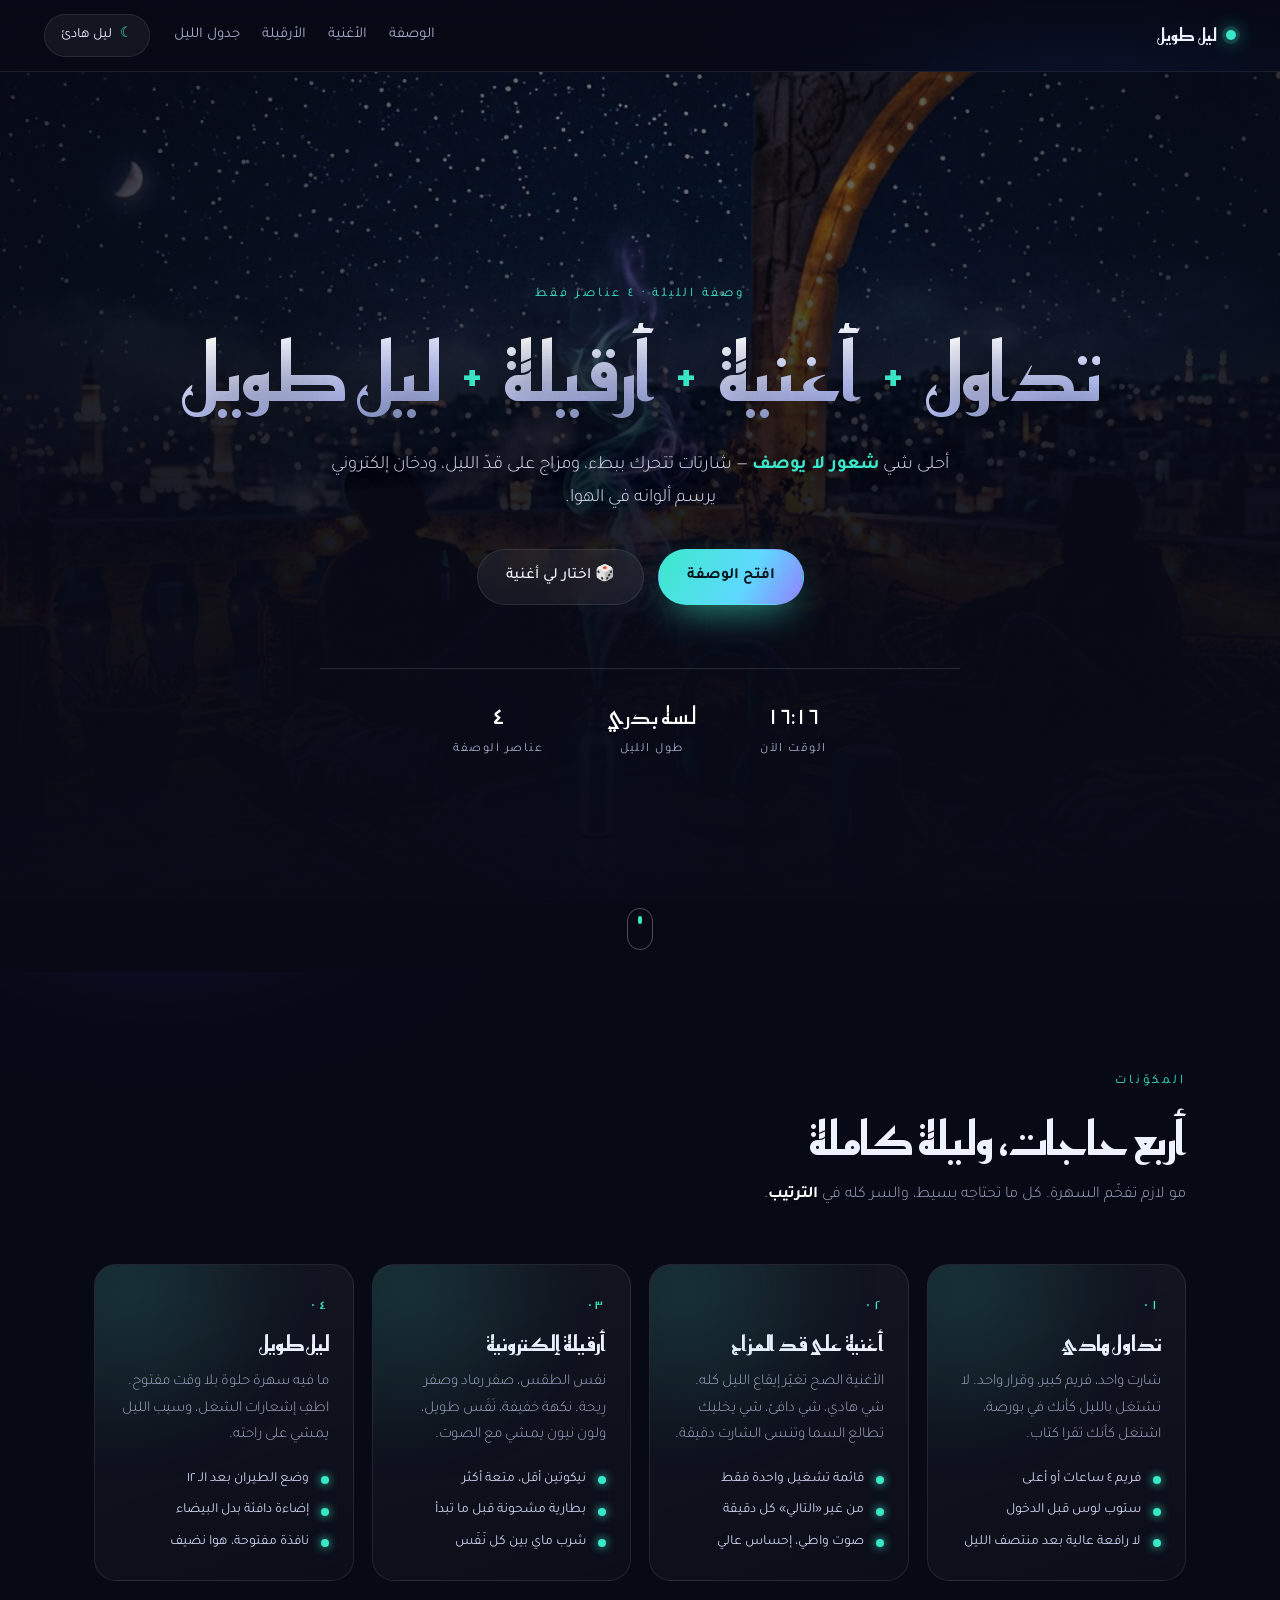
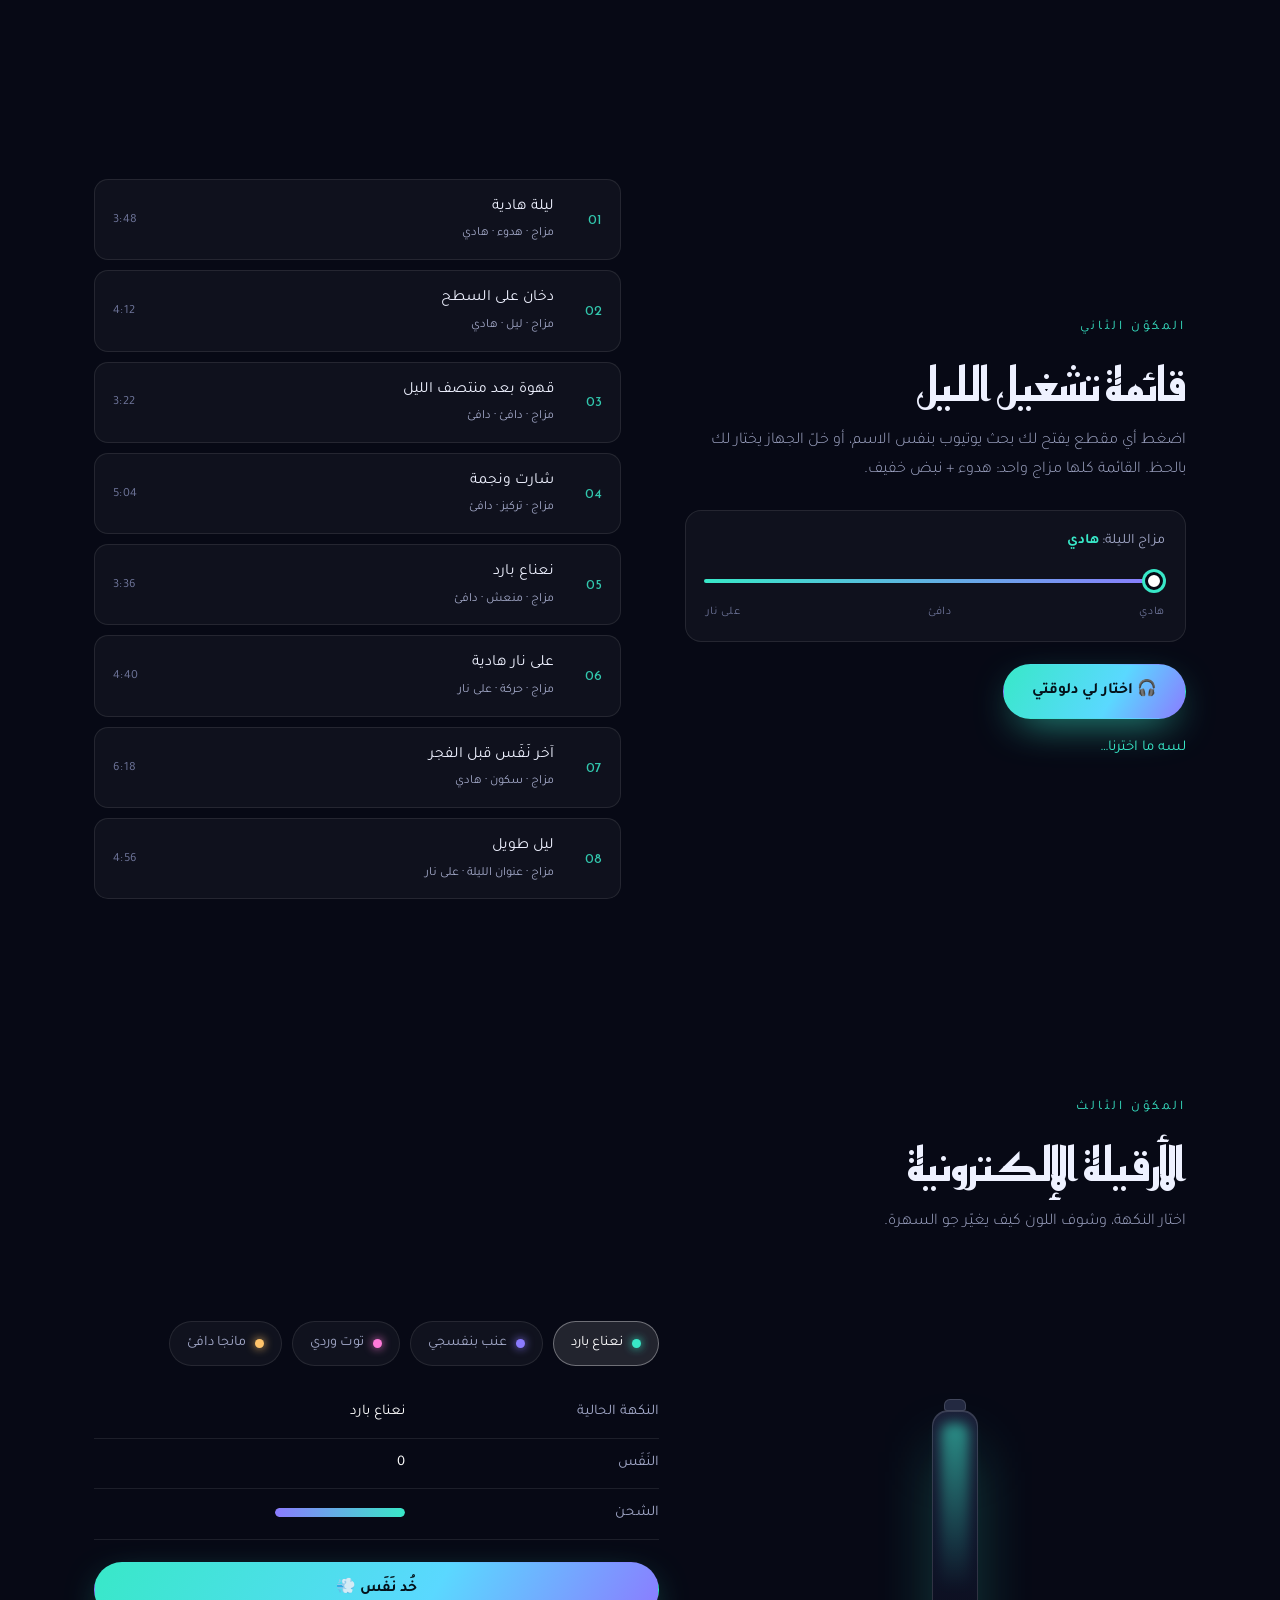
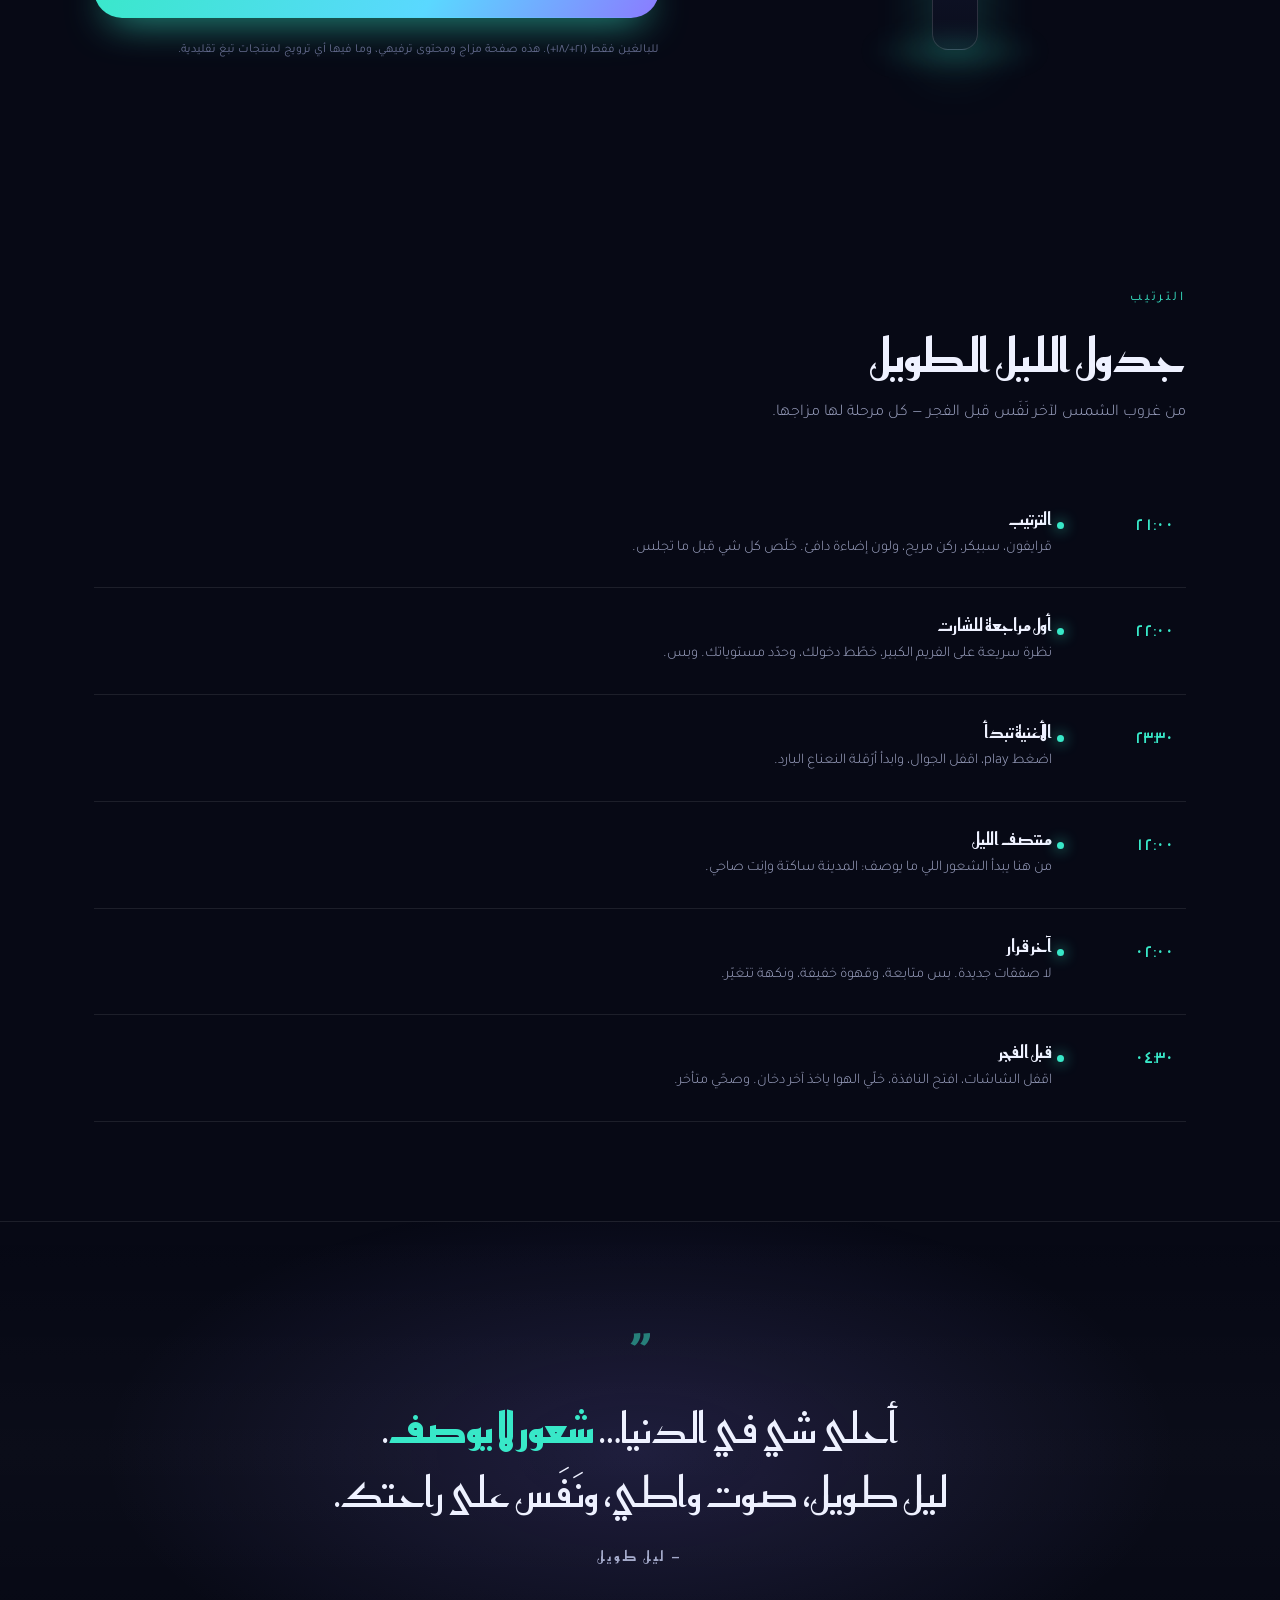
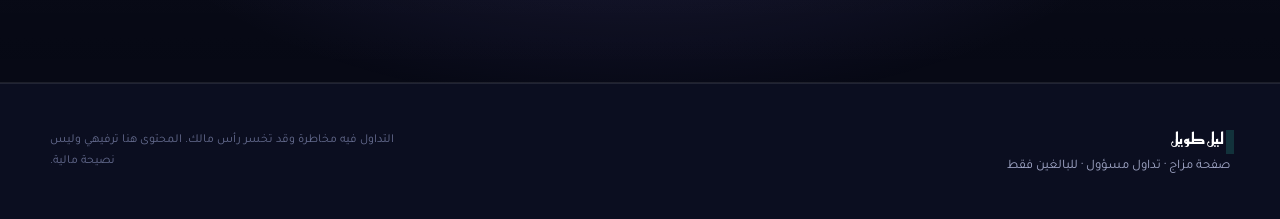
<file: index.html>
<!DOCTYPE html>
<html lang="ar" dir="rtl">
<head>
<meta charset="UTF-8" />
<meta name="viewport" content="width=device-width, initial-scale=1" />
<title>ليل طويل — تداول + أغنية + أرقيلة إلكترونية</title>
<meta name="description" content="وصفة الليلة: تداول هادئ، أغنية على قد المزاج، وأرقيلة إلكترونية… والليل يطول. أحلى شي شعور لا يوصف." />
<meta name="theme-color" content="#080a1a" />
<link rel="preconnect" href="https://fonts.googleapis.com" />
<link rel="preconnect" href="https://fonts.gstatic.com" crossorigin />
<link href="https://fonts.googleapis.com/css2?family=Tajawal:wght@300;400;500;700;900&family=Reem+Kufi:wght@400;600&display=swap" rel="stylesheet" />
<link rel="stylesheet" href="styles.css" />
</head>
<body>

<div class="grain" aria-hidden="true"></div>
<div class="aurora" aria-hidden="true">
  <span class="blob b1"></span>
  <span class="blob b2"></span>
  <span class="blob b3"></span>
</div>

<header class="nav">
  <a class="brand" href="#top">
    <span class="brand-dot"></span>
    <span>ليل طويل</span>
  </a>
  <nav class="nav-links" aria-label="التنقل">
    <a href="#recipe">الوصفة</a>
    <a href="#music">الأغنية</a>
    <a href="#hookah">الأرقيلة</a>
    <a href="#timeline">جدول الليل</a>
  </nav>
  <button class="pill-btn" id="nightMode" type="button" aria-pressed="false">
    <span class="pill-icon">☾</span> <span id="nightModeLabel">ليل هادئ</span>
  </button>
</header>

<main id="top">

  <!-- ============ HERO ============ -->
  <section class="hero">
    <img class="hero-bg" src="assets/hero.jpg" alt="سطح في الليل: أرقيلة إلكترونية تتوهج، سماعات، وأضواء مدينة بعيدة" />
    <div class="hero-veil" aria-hidden="true"></div>

    <div class="hero-inner">
      <p class="eyebrow">وصفة الليلة · ٤ عناصر فقط</p>

      <h1 class="hero-title">
        <span class="word">تداول</span>
        <span class="plus">+</span>
        <span class="word">أغنية</span>
        <span class="plus">+</span>
        <span class="word">أرقيلة</span>
        <span class="plus">+</span>
        <span class="word">ليل طويل</span>
      </h1>

      <p class="hero-sub">
        أحلى شي <em>شعور لا يوصف</em> — شارتات تتحرك ببطء،
        ومزاج على قدّ الليل، ودخان إلكتروني يرسم ألوانه في الهوا.
      </p>

      <div class="hero-cta">
        <a class="btn btn-primary" href="#recipe">افتح الوصفة</a>
        <button class="btn btn-ghost" id="shuffleHero" type="button">
          🎲 اختار لي أغنية
        </button>
      </div>

      <div class="hero-stats">
        <div class="stat">
          <span class="stat-num" id="clock">00:00</span>
          <span class="stat-label">الوقت الآن</span>
        </div>
        <div class="stat">
          <span class="stat-num" id="nightLen">٧ ساعات</span>
          <span class="stat-label">طول الليل</span>
        </div>
        <div class="stat">
          <span class="stat-num">٤</span>
          <span class="stat-label">عناصر الوصفة</span>
        </div>
      </div>
    </div>

    <a class="scroll-hint" href="#recipe" aria-label="انزل للأسفل">
      <span></span>
    </a>
  </section>

  <!-- ============ RECIPE ============ -->
  <section class="section" id="recipe">
    <div class="section-head">
      <p class="eyebrow">المكوّنات</p>
      <h2>أربع حاجات، وليلة كاملة</h2>
      <p class="lead">
        مو لازم تفخّم السهرة. كل ما تحتاجه بسيط، والسر كله في <b>الترتيب</b>.
      </p>
    </div>

    <div class="cards">
      <article class="card" data-accent="#38e8c8">
        <div class="card-glow" aria-hidden="true"></div>
        <span class="card-num">٠١</span>
        <h3>تداول هادئ</h3>
        <p>
          شارت واحد، فريم كبير، وقرار واحد. لا تشتغل بالليل كأنك في بورصة،
          اشتغل كأنك تقرا كتاب.
        </p>
        <ul class="ticks">
          <li>فريم ٤ ساعات أو أعلى</li>
          <li>ستوب لوس قبل الدخول</li>
          <li>لا رافعة عالية بعد منتصف الليل</li>
        </ul>
      </article>

      <article class="card" data-accent="#8b7bff">
        <div class="card-glow" aria-hidden="true"></div>
        <span class="card-num">٠٢</span>
        <h3>أغنية على قد المزاج</h3>
        <p>
          الأغنية الصح تغيّر إيقاع الليل كله. شي هادي، شي دافئ،
          شي يخليك تطالع السما وتنسى الشارت دقيقة.
        </p>
        <ul class="ticks">
          <li>قائمة تشغيل واحدة فقط</li>
          <li>من غير «التالي» كل دقيقة</li>
          <li>صوت واطي، إحساس عالي</li>
        </ul>
      </article>

      <article class="card" data-accent="#ff7ad9">
        <div class="card-glow" aria-hidden="true"></div>
        <span class="card-num">٠٣</span>
        <h3>أرقيلة إلكترونية</h3>
        <p>
          نفس الطقس، صفر رماد وصفر رِيحة. نكهة خفيفة، نَفَس طويل،
          ولون نيون يمشي مع الصوت.
        </p>
        <ul class="ticks">
          <li>نيكوتين أقل، متعة أكثر</li>
          <li>بطارية مشحونة قبل ما تبدأ</li>
          <li>شرب ماي بين كل نَفَس</li>
        </ul>
      </article>

      <article class="card" data-accent="#ffc46b">
        <div class="card-glow" aria-hidden="true"></div>
        <span class="card-num">٠٤</span>
        <h3>ليل طويل</h3>
        <p>
          ما فيه سهرة حلوة بلا وقت مفتوح. اطفِ إشعارات الشغل،
          وسيب الليل يمشي على راحته.
        </p>
        <ul class="ticks">
          <li>وضع الطيران بعد الـ ١٢</li>
          <li>إضاءة دافئة بدل البيضاء</li>
          <li>نافذة مفتوحة، هوا نضيف</li>
        </ul>
      </article>
    </div>
  </section>

  <!-- ============ MUSIC ============ -->
  <section class="section split" id="music">
    <div class="split-text">
      <p class="eyebrow">المكوّن الثاني</p>
      <h2>قائمة تشغيل الليل</h2>
      <p class="lead">
        اضغط أي مقطع يفتح لك بحث يوتيوب بنفس الاسم، أو خلّ الجهاز يختار لك
        بالحظ. القائمة كلها مزاج واحد: هدوء + نبض خفيف.
      </p>

      <div class="mood">
        <label for="moodRange">مزاج الليلة: <b id="moodName">هادي</b></label>
        <input id="moodRange" type="range" min="0" max="2" step="1" value="0" />
        <div class="mood-tags" aria-hidden="true">
          <span>هادي</span><span>دافئ</span><span>على نار</span>
        </div>
      </div>

      <button class="btn btn-primary" id="pickSong" type="button">🎧 اختار لي دلوقتي</button>
      <p class="pick-result" id="pickResult" aria-live="polite">لسه ما اخترنا…</p>
    </div>

    <div class="playlist" id="playlist">
      <!-- rows are rendered by script.js -->
    </div>
  </section>

  <!-- ============ HOOKAH ============ -->
  <section class="section" id="hookah">
    <div class="section-head">
      <p class="eyebrow">المكوّن الثالث</p>
      <h2>الأرقيلة الإلكترونية</h2>
      <p class="lead">اختار النكهة، وشوف اللون كيف يغيّر جو السهرة.</p>
    </div>

    <div class="hookah-stage">
      <div class="device" id="device" aria-hidden="true">
        <div class="smoke">
          <span></span><span></span><span></span><span></span><span></span>
        </div>
        <div class="body">
          <div class="body-light"></div>
          <div class="body-mouth"></div>
        </div>
        <div class="base-shadow"></div>
      </div>

      <div class="flavors">
        <div class="flavor-buttons" role="group" aria-label="النكهات">
          <button class="flavor is-active" data-color="#38e8c8" data-name="نعناع بارد" type="button">
            <span class="dot" style="--c:#38e8c8"></span> نعناع بارد
          </button>
          <button class="flavor" data-color="#8b7bff" data-name="عنب بنفسجي" type="button">
            <span class="dot" style="--c:#8b7bff"></span> عنب بنفسجي
          </button>
          <button class="flavor" data-color="#ff7ad9" data-name="توت وردي" type="button">
            <span class="dot" style="--c:#ff7ad9"></span> توت وردي
          </button>
          <button class="flavor" data-color="#ffc46b" data-name="مانجا دافئ" type="button">
            <span class="dot" style="--c:#ffc46b"></span> مانجا دافئ
          </button>
        </div>

        <table class="specs">
          <tbody>
            <tr><th>النكهة الحالية</th><td id="flavorName">نعناع بارد</td></tr>
            <tr><th>النَفَس</th><td id="puffCount">0</td></tr>
            <tr><th>الشحن</th><td><span class="battery"><i id="batteryBar" style="width:100%"></i></span></td></tr>
          </tbody>
        </table>

        <button class="btn btn-primary" id="puffBtn" type="button">خُد نَفَس 💨</button>
        <p class="fineprint">
          للبالغين فقط (٢١+/١٨+). هذه صفحة مزاج ومحتوى ترفيهي،
          وما فيها أي ترويج لمنتجات تبغ تقليدية.
        </p>
      </div>
    </div>
  </section>

  <!-- ============ TIMELINE ============ -->
  <section class="section" id="timeline">
    <div class="section-head">
      <p class="eyebrow">الترتيب</p>
      <h2>جدول الليل الطويل</h2>
      <p class="lead">من غروب الشمس لآخر نَفَس قبل الفجر — كل مرحلة لها مزاجها.</p>
    </div>

    <ol class="timeline">
      <li>
        <span class="t">٢١:٠٠</span>
        <div>
          <h3>الترتيب</h3>
          <p>قرايفون، سبيكر، ركن مريح، ولون إضاءة دافئ. خلّص كل شي قبل ما تجلس.</p>
        </div>
      </li>
      <li>
        <span class="t">٢٢:٠٠</span>
        <div>
          <h3>أول مراجعة للشارت</h3>
          <p>نظرة سريعة على الفريم الكبير، خطّط دخولك، وحدّد مستوياتك. وبس.</p>
        </div>
      </li>
      <li>
        <span class="t">٢٣:٣٠</span>
        <div>
          <h3>الأغنية تبدأ</h3>
          <p>اضغط play، اقفل الجوال، وابدأ أرّقلة النعناع البارد.</p>
        </div>
      </li>
      <li>
        <span class="t">١٢:٠٠</span>
        <div>
          <h3>منتصف الليل</h3>
          <p>من هنا يبدأ الشعور اللي ما يوصف: المدينة ساكتة وإنت صاحي.</p>
        </div>
      </li>
      <li>
        <span class="t">٠٢:٠٠</span>
        <div>
          <h3>آخر قرار</h3>
          <p>لا صفقات جديدة. بس متابعة، وقهوة خفيفة، ونكهة تتغيّر.</p>
        </div>
      </li>
      <li>
        <span class="t">٠٤:٣٠</span>
        <div>
          <h3>قبل الفجر</h3>
          <p>اقفل الشاشات، افتح النافذة، خلّي الهوا ياخذ آخر دخان. وصحّي متأخر.</p>
        </div>
      </li>
    </ol>
  </section>

  <!-- ============ QUOTE ============ -->
  <section class="quote-band">
    <p class="quote-mark" aria-hidden="true">”</p>
    <blockquote>
      أحلى شي في الدنيا… <b>شعور لا يوصف</b>.
      <br />
      ليل طويل، صوت واطي، ونَفَس على راحتك.
    </blockquote>
    <p class="quote-by">— ليل طويل</p>
  </section>

</main>

<footer class="footer">
  <div class="footer-inner">
    <div>
      <span class="brand-dot"></span>
      <b>ليل طويل</b>
      <p>صفحة مزاج · تداول مسؤول · للبالغين فقط</p>
    </div>
    <p class="disclaimer">
      التداول فيه مخاطرة وقد تخسر رأس مالك. المحتوى هنا ترفيهي وليس نصيحة مالية.
    </p>
  </div>
</footer>

<script src="script.js"></script>
</body>
</html>
</file>
<file: styles.css>
/* ============================================================
   ليل طويل — styles
   ============================================================ */

:root {
  --bg: #070915;
  --bg-2: #0b0e20;
  --ink: #eef1ff;
  --ink-dim: #a3a9c9;
  --accent: #38e8c8;
  --accent-2: #8b7bff;
  --pink: #ff7ad9;
  --amber: #ffc46b;
  --line: rgba(255, 255, 255, 0.09);
  --card: rgba(255, 255, 255, 0.035);
  --radius: 22px;
  --max: 1180px;
  --ease: cubic-bezier(0.22, 1, 0.36, 1);
}

/* "ليل هادئ" = وضع هادئ: يخفّف الحركة والألوان */
body.calm {
  --accent: #9fb4ff;
  --accent-2: #8f9dc9;
  --pink: #b9a8d8;
  --amber: #d8c8a8;
}

body.calm .aurora,
body.calm .smoke span {
  animation-duration: 26s;
  opacity: 0.55;
}

* { box-sizing: border-box; }

html { scroll-behavior: smooth; }

body {
  margin: 0;
  background: var(--bg);
  color: var(--ink);
  font-family: "Tajawal", system-ui, -apple-system, "Segoe UI", sans-serif;
  font-weight: 400;
  line-height: 1.75;
  -webkit-font-smoothing: antialiased;
  overflow-x: hidden;
}

h1, h2, h3, .brand, .quote-by {
  font-family: "Reem Kufi", "Tajawal", system-ui, sans-serif;
  font-weight: 600;
  line-height: 1.25;
  margin: 0;
  letter-spacing: -0.01em;
}

p { margin: 0; }
a { color: inherit; text-decoration: none; }
b { font-weight: 700; color: #fff; }

/* ---------- background layers ---------- */

.grain {
  position: fixed;
  inset: 0;
  z-index: 2;
  pointer-events: none;
  opacity: 0.35;
  mix-blend-mode: overlay;
  background-image: url("data:image/svg+xml,%3Csvg xmlns='http://www.w3.org/2000/svg' width='160' height='160'%3E%3Cfilter id='n'%3E%3CfeTurbulence type='fractalNoise' baseFrequency='0.85' numOctaves='3'/%3E%3C/filter%3E%3Crect width='160' height='160' filter='url(%23n)' opacity='0.5'/%3E%3C/svg%3E");
}

.aurora {
  position: fixed;
  inset: 0;
  z-index: 0;
  overflow: hidden;
  pointer-events: none;
  filter: blur(90px);
}

.aurora .blob {
  position: absolute;
  display: block;
  border-radius: 50%;
  opacity: 0.4;
  animation: drift 24s ease-in-out infinite alternate;
}

.b1 {
  width: 46vw; height: 46vw;
  right: -8vw; top: -10vw;
  background: radial-gradient(circle, #2b6bff, transparent 65%);
}
.b2 {
  width: 44vw; height: 44vw;
  left: -10vw; bottom: -12vw;
  background: radial-gradient(circle, #a03bff, transparent 65%);
  animation-delay: -8s;
}
.b3 {
  width: 34vw; height: 34vw;
  right: 22vw; bottom: 6vh;
  background: radial-gradient(circle, #00ffc2, transparent 65%);
  animation-delay: -15s;
  opacity: 0.22;
}

@keyframes drift {
  from { transform: translate3d(0, 0, 0) scale(1); }
  to   { transform: translate3d(-6vw, 5vh, 0) scale(1.16); }
}

/* ---------- nav ---------- */

.nav {
  position: sticky;
  top: 0;
  z-index: 20;
  display: flex;
  align-items: center;
  gap: 24px;
  padding: 14px clamp(16px, 4vw, 44px);
  background: linear-gradient(to bottom, rgba(7, 9, 21, 0.92), rgba(7, 9, 21, 0.55));
  backdrop-filter: blur(16px);
  border-bottom: 1px solid var(--line);
}

.brand {
  display: inline-flex;
  align-items: center;
  gap: 9px;
  font-size: 1.1rem;
  letter-spacing: 0.02em;
}

.brand-dot {
  width: 10px; height: 10px;
  border-radius: 50%;
  background: var(--accent);
  box-shadow: 0 0 0 4px rgba(56, 232, 200, 0.16), 0 0 18px var(--accent);
}

.nav-links {
  display: flex;
  gap: 22px;
  margin-inline-start: auto;
  font-size: 0.94rem;
  color: var(--ink-dim);
}

.nav-links a { transition: color 0.25s; }
.nav-links a:hover { color: #fff; }

.pill-btn {
  display: inline-flex;
  align-items: center;
  gap: 8px;
  padding: 8px 16px;
  border-radius: 999px;
  border: 1px solid var(--line);
  background: rgba(255, 255, 255, 0.05);
  color: var(--ink);
  font: inherit;
  font-size: 0.88rem;
  cursor: pointer;
  transition: 0.25s var(--ease);
}

.pill-btn:hover { border-color: var(--accent); color: var(--accent); }
.pill-icon { color: var(--accent); }

/* ---------- hero ---------- */

.hero {
  position: relative;
  min-height: 100svh;
  display: grid;
  place-items: center;
  padding: clamp(40px, 8vh, 90px) clamp(16px, 4vw, 44px) 70px;
  overflow: hidden;
  isolation: isolate;
}

.hero-bg {
  position: absolute;
  inset: 0;
  width: 100%;
  height: 100%;
  object-fit: cover;
  z-index: -3;
  animation: slowZoom 28s ease-in-out infinite alternate;
}

@keyframes slowZoom {
  from { transform: scale(1.02); }
  to   { transform: scale(1.12); }
}

.hero-veil {
  position: absolute;
  inset: 0;
  z-index: -2;
  background:
    radial-gradient(80% 60% at 50% 10%, rgba(7, 9, 21, 0.25), rgba(7, 9, 21, 0.9) 82%),
    linear-gradient(to top, var(--bg) 2%, rgba(7, 9, 21, 0.55) 45%, rgba(7, 9, 21, 0.35));
}

.hero-inner {
  width: 100%;
  max-width: var(--max);
  text-align: center;
}

.eyebrow {
  font-size: 0.82rem;
  letter-spacing: 0.22em;
  text-transform: uppercase;
  color: var(--accent);
  margin-bottom: 16px;
}

.hero-title {
  display: flex;
  flex-wrap: wrap;
  justify-content: center;
  align-items: center;
  gap: 10px clamp(8px, 1.6vw, 20px);
  font-size: clamp(2rem, 6.4vw, 5rem);
  font-weight: 600;
  text-shadow: 0 8px 50px rgba(0, 0, 0, 0.6);
}

.hero-title .word {
  background: linear-gradient(170deg, #ffffff 15%, #b9c4ff 70%, #7f8fbf);
  -webkit-background-clip: text;
  background-clip: text;
  color: transparent;
  animation: rise 0.9s var(--ease) both;
}

.hero-title .word:nth-child(3) { animation-delay: 0.1s; }
.hero-title .word:nth-child(5) { animation-delay: 0.2s; }
.hero-title .word:nth-child(7) { animation-delay: 0.3s; }
.hero-title .word:nth-child(8) { animation-delay: 0.4s; }

.hero-title .plus {
  font-size: 0.55em;
  color: var(--accent);
  opacity: 0.85;
  animation: rise 0.9s var(--ease) both;
}

@keyframes rise {
  from { opacity: 0; transform: translateY(26px); filter: blur(8px); }
  to   { opacity: 1; transform: none; filter: blur(0); }
}

.hero-sub {
  max-width: 620px;
  margin: 26px auto 0;
  font-size: clamp(1rem, 1.6vw, 1.18rem);
  font-weight: 300;
  color: #d5daf2;
  text-shadow: 0 2px 20px rgba(0, 0, 0, 0.7);
}

.hero-sub em {
  font-style: normal;
  color: var(--accent);
  font-weight: 700;
}

.hero-cta {
  display: flex;
  flex-wrap: wrap;
  justify-content: center;
  gap: 14px;
  margin-top: 34px;
}

.btn {
  display: inline-flex;
  align-items: center;
  justify-content: center;
  gap: 8px;
  padding: 13px 28px;
  border-radius: 999px;
  border: 1px solid transparent;
  font: inherit;
  font-size: 0.98rem;
  font-weight: 500;
  cursor: pointer;
  transition: 0.3s var(--ease);
}

.btn-primary {
  background: linear-gradient(120deg, var(--accent), #5ad8ff 60%, var(--accent-2));
  color: #04121a;
  font-weight: 700;
  box-shadow: 0 14px 40px -14px rgba(56, 232, 200, 0.8);
}

.btn-primary:hover {
  transform: translateY(-2px);
  box-shadow: 0 20px 50px -14px rgba(56, 232, 200, 0.95);
}

.btn-ghost {
  background: rgba(255, 255, 255, 0.06);
  border-color: var(--line);
  color: var(--ink);
  backdrop-filter: blur(10px);
}

.btn-ghost:hover {
  border-color: var(--accent);
  color: var(--accent);
}

.hero-stats {
  display: flex;
  flex-wrap: wrap;
  justify-content: center;
  gap: clamp(20px, 5vw, 64px);
  margin-top: clamp(40px, 7vh, 74px);
  padding-top: 26px;
  border-top: 1px solid rgba(255, 255, 255, 0.12);
  max-width: 640px;
  margin-inline: auto;
}

.stat { display: grid; gap: 2px; }
.stat-num {
  font-family: "Reem Kufi", sans-serif;
  font-size: 1.5rem;
  color: #fff;
}
.stat-label {
  font-size: 0.78rem;
  letter-spacing: 0.12em;
  color: var(--ink-dim);
}

.scroll-hint {
  position: absolute;
  bottom: 22px;
  left: 50%;
  translate: -50% 0;
  width: 26px; height: 42px;
  border: 1.5px solid rgba(255, 255, 255, 0.28);
  border-radius: 999px;
  display: grid;
  place-items: start center;
  padding-top: 7px;
}

.scroll-hint span {
  width: 4px; height: 8px;
  border-radius: 2px;
  background: var(--accent);
  animation: scrollDot 1.8s ease-in-out infinite;
}

@keyframes scrollDot {
  0%, 100% { transform: translateY(0); opacity: 1; }
  50% { transform: translateY(14px); opacity: 0.2; }
}

/* ---------- sections ---------- */

.section {
  position: relative;
  z-index: 1;
  max-width: var(--max);
  margin-inline: auto;
  padding: clamp(70px, 11vh, 130px) clamp(16px, 4vw, 44px);
}

.section-head {
  max-width: 680px;
  margin-bottom: clamp(34px, 6vh, 60px);
}

.section h2 {
  font-size: clamp(1.7rem, 3.6vw, 2.9rem);
  margin-bottom: 14px;
}

.lead {
  color: var(--ink-dim);
  font-size: 1.02rem;
  font-weight: 300;
}

/* ---------- recipe cards ---------- */

.cards {
  display: grid;
  grid-template-columns: repeat(auto-fit, minmax(250px, 1fr));
  gap: 18px;
}

.card {
  position: relative;
  padding: 28px 24px 26px;
  border-radius: var(--radius);
  border: 1px solid var(--line);
  background: linear-gradient(160deg, rgba(255, 255, 255, 0.055), rgba(255, 255, 255, 0.018));
  overflow: hidden;
  transition: 0.45s var(--ease);
}

.card-glow {
  position: absolute;
  width: 190px; height: 190px;
  top: -70px; left: -60px;
  border-radius: 50%;
  background: var(--accent);
  filter: blur(60px);
  opacity: 0.16;
  transition: 0.5s var(--ease);
}

.card:hover {
  transform: translateY(-6px);
  border-color: color-mix(in srgb, var(--accent) 45%, transparent);
  background: linear-gradient(160deg, rgba(255, 255, 255, 0.08), rgba(255, 255, 255, 0.02));
}

.card:hover .card-glow { opacity: 0.35; }

.card-num {
  font-family: "Reem Kufi", sans-serif;
  font-size: 0.85rem;
  letter-spacing: 0.2em;
  color: var(--accent);
}

.card h3 {
  font-size: 1.32rem;
  margin: 10px 0 12px;
}

.card p {
  color: var(--ink-dim);
  font-size: 0.95rem;
  font-weight: 300;
}

.ticks {
  list-style: none;
  padding: 0;
  margin: 18px 0 0;
  display: grid;
  gap: 7px;
  font-size: 0.87rem;
  color: #cbd1ee;
}

.ticks li {
  position: relative;
  padding-inline-start: 20px;
}

.ticks li::before {
  content: "";
  position: absolute;
  inset-inline-start: 0;
  top: 0.68em;
  width: 8px; height: 8px;
  border-radius: 50%;
  background: var(--accent);
  box-shadow: 0 0 10px var(--accent);
}

/* ---------- music split ---------- */

.split {
  display: grid;
  grid-template-columns: 1fr 1.05fr;
  gap: clamp(28px, 5vw, 64px);
  align-items: center;
}

.mood {
  margin: 26px 0 22px;
  padding: 18px 20px;
  border-radius: 16px;
  border: 1px solid var(--line);
  background: var(--card);
}

.mood label {
  display: block;
  font-size: 0.9rem;
  color: var(--ink-dim);
  margin-bottom: 12px;
}

.mood label b { color: var(--accent); }

input[type="range"] {
  width: 100%;
  height: 4px;
  appearance: none;
  border-radius: 999px;
  background: linear-gradient(to left, var(--accent-2), var(--accent));
  cursor: pointer;
}

input[type="range"]::-webkit-slider-thumb {
  appearance: none;
  width: 18px; height: 18px;
  border-radius: 50%;
  background: #fff;
  border: 3px solid var(--bg);
  box-shadow: 0 0 0 3px var(--accent);
}

input[type="range"]::-moz-range-thumb {
  width: 14px; height: 14px;
  border-radius: 50%;
  background: #fff;
  border: 3px solid var(--bg);
}

.mood-tags {
  display: flex;
  justify-content: space-between;
  font-size: 0.72rem;
  color: #6f769b;
  margin-top: 8px;
  letter-spacing: 0.06em;
}

.pick-result {
  margin-top: 16px;
  min-height: 1.6em;
  font-size: 0.94rem;
  color: var(--accent);
}

.playlist {
  display: grid;
  gap: 10px;
}

.track {
  display: grid;
  grid-template-columns: 34px 1fr auto;
  align-items: center;
  gap: 14px;
  padding: 14px 18px;
  border-radius: 14px;
  border: 1px solid var(--line);
  background: var(--card);
  transition: 0.3s var(--ease);
  cursor: pointer;
}

.track:hover,
.track:focus-visible {
  transform: translateX(-6px);
  border-color: color-mix(in srgb, var(--accent) 50%, transparent);
  background: rgba(255, 255, 255, 0.075);
  outline: none;
}

.track .idx {
  font-family: "Reem Kufi", sans-serif;
  font-size: 0.85rem;
  color: var(--accent);
  opacity: 0.85;
}

.track .meta { display: grid; gap: 2px; min-width: 0; }
.track .name { font-size: 0.98rem; }
.track .artist { font-size: 0.78rem; color: var(--ink-dim); }

.track .len {
  font-size: 0.78rem;
  color: #6f769b;
  letter-spacing: 0.04em;
}

.track .eq {
  display: inline-flex;
  align-items: flex-end;
  gap: 2px;
  height: 14px;
  opacity: 0;
  transition: opacity 0.3s;
}

.track:hover .eq { opacity: 1; }

.eq i {
  display: block;
  width: 3px;
  background: var(--accent);
  border-radius: 2px;
  animation: bounce 0.9s ease-in-out infinite alternate;
}

.eq i:nth-child(2) { animation-delay: 0.15s; }
.eq i:nth-child(3) { animation-delay: 0.3s; }

@keyframes bounce {
  from { height: 4px; }
  to   { height: 14px; }
}

/* ---------- hookah ---------- */

.hookah-stage {
  display: grid;
  grid-template-columns: 0.9fr 1.1fr;
  gap: clamp(28px, 5vw, 70px);
  align-items: center;
}

.device {
  position: relative;
  height: 400px;
  display: grid;
  place-items: end center;
  padding-bottom: 40px;
}

.body {
  position: relative;
  width: 46px;
  height: 240px;
  border-radius: 16px;
  background: linear-gradient(180deg, #1b2038 0%, #10142a 55%, #0a0d1c 100%);
  border: 1px solid rgba(255, 255, 255, 0.14);
  box-shadow:
    inset 0 1px 0 rgba(255, 255, 255, 0.15),
    0 24px 60px -22px var(--accent);
  transition: box-shadow 0.4s var(--ease);
}

.body-light {
  position: absolute;
  inset: 12px 8px;
  border-radius: 10px;
  background: linear-gradient(180deg, var(--accent), transparent 78%);
  opacity: 0.55;
  filter: blur(6px);
  transition: background 0.5s, opacity 0.5s;
}

.body-mouth {
  position: absolute;
  top: -12px;
  left: 50%;
  translate: -50% 0;
  width: 22px;
  height: 12px;
  border-radius: 6px 6px 3px 3px;
  background: #232941;
  border: 1px solid rgba(255, 255, 255, 0.14);
}

.base-shadow {
  position: absolute;
  bottom: 26px;
  width: 190px;
  height: 26px;
  border-radius: 50%;
  background: radial-gradient(ellipse, var(--accent), transparent 68%);
  opacity: 0.35;
  filter: blur(12px);
  transition: background 0.5s;
}

.smoke {
  position: absolute;
  bottom: 268px;
  left: 50%;
  translate: -50% 0;
  width: 10px;
  height: 10px;
}

.smoke span {
  position: absolute;
  inset: 0;
  border-radius: 50%;
  background: var(--accent);
  filter: blur(16px);
  opacity: 0;
  animation: puff 780ms var(--ease) forwards;
}

@keyframes puff {
  0%   { opacity: 0; transform: translate(0, 0) scale(0.4); }
  18%  { opacity: 0.75; }
  100% { opacity: 0; transform: translate(var(--dx, 0px), -240px) scale(9); }
}

.flavors { display: grid; gap: 22px; }

.flavor-buttons {
  display: flex;
  flex-wrap: wrap;
  gap: 10px;
}

.flavor {
  display: inline-flex;
  align-items: center;
  gap: 9px;
  padding: 9px 17px;
  border-radius: 999px;
  border: 1px solid var(--line);
  background: rgba(255, 255, 255, 0.04);
  color: var(--ink-dim);
  font: inherit;
  font-size: 0.9rem;
  cursor: pointer;
  transition: 0.3s var(--ease);
}

.flavor .dot {
  width: 9px; height: 9px;
  border-radius: 50%;
  background: var(--c);
  box-shadow: 0 0 10px var(--c);
}

.flavor:hover { color: #fff; border-color: rgba(255, 255, 255, 0.3); }

.flavor.is-active {
  color: #fff;
  border-color: rgba(255, 255, 255, 0.35);
  background: rgba(255, 255, 255, 0.11);
}

.specs {
  width: 100%;
  border-collapse: collapse;
  font-size: 0.92rem;
}

.specs th, .specs td {
  text-align: start;
  padding: 12px 0;
  border-bottom: 1px solid var(--line);
}

.specs th { color: var(--ink-dim); font-weight: 400; width: 45%; }
.specs td { color: #fff; }

.battery {
  display: inline-block;
  width: 130px;
  height: 9px;
  border-radius: 999px;
  background: rgba(255, 255, 255, 0.1);
  overflow: hidden;
  vertical-align: middle;
}

.battery i {
  display: block;
  height: 100%;
  border-radius: 999px;
  background: linear-gradient(to left, var(--accent), var(--accent-2));
  transition: width 0.5s var(--ease);
}

.fineprint {
  font-size: 0.76rem;
  color: #666d90;
  line-height: 1.7;
}

/* ---------- timeline ---------- */

.timeline {
  list-style: none;
  margin: 0;
  padding: 0;
  display: grid;
  gap: 0;
}

.timeline li {
  display: grid;
  grid-template-columns: 110px 1fr;
  gap: 24px;
  padding: 26px 0;
  border-bottom: 1px solid var(--line);
  position: relative;
}

.timeline li::after {
  content: "";
  position: absolute;
  inset-inline-start: 122px;
  top: 40px;
  width: 7px; height: 7px;
  border-radius: 50%;
  background: var(--accent);
  box-shadow: 0 0 14px var(--accent);
  transition: 0.3s;
}

.timeline li:hover::after { scale: 1.6; }

.timeline .t {
  font-family: "Reem Kufi", sans-serif;
  font-size: 1.12rem;
  color: var(--accent);
  padding-inline-start: 12px;
}

.timeline h3 { font-size: 1.1rem; margin-bottom: 6px; }
.timeline p { color: var(--ink-dim); font-size: 0.92rem; font-weight: 300; }

/* ---------- quote ---------- */

.quote-band {
  position: relative;
  z-index: 1;
  text-align: center;
  padding: clamp(80px, 13vh, 150px) clamp(16px, 4vw, 44px);
  background:
    radial-gradient(60% 80% at 50% 50%, rgba(139, 123, 255, 0.16), transparent 70%),
    linear-gradient(to bottom, transparent, rgba(255, 255, 255, 0.02), transparent);
  border-block: 1px solid var(--line);
}

.quote-mark {
  font-family: "Reem Kufi", serif;
  font-size: 5rem;
  line-height: 0.6;
  color: var(--accent);
  opacity: 0.5;
  margin-bottom: 10px;
}

.quote-band blockquote {
  margin: 0;
  font-family: "Reem Kufi", sans-serif;
  font-size: clamp(1.4rem, 3.4vw, 2.6rem);
  line-height: 1.55;
  font-weight: 400;
  max-width: 820px;
  margin-inline: auto;
}

.quote-band blockquote b {
  color: var(--accent);
}

.quote-by {
  margin-top: 22px;
  font-size: 0.85rem;
  letter-spacing: 0.2em;
  color: var(--ink-dim);
}

/* ---------- footer ---------- */

.footer {
  position: relative;
  z-index: 1;
  border-top: 1px solid var(--line);
  padding: 40px clamp(16px, 4vw, 44px);
  background: var(--bg-2);
}

.footer-inner {
  max-width: var(--max);
  margin-inline: auto;
  display: flex;
  flex-wrap: wrap;
  gap: 20px;
  align-items: center;
  justify-content: space-between;
}

.footer b { font-family: "Reem Kufi", sans-serif; margin-inline-start: 6px; }
.footer p { font-size: 0.82rem; color: var(--ink-dim); }

.disclaimer {
  max-width: 380px;
  color: #666d90 !important;
  font-size: 0.76rem !important;
  text-align: end;
}

/* ---------- reveal on scroll ---------- */

.reveal {
  opacity: 0;
  transform: translateY(28px);
  transition: opacity 0.8s var(--ease), transform 0.8s var(--ease);
}

.reveal.in {
  opacity: 1;
  transform: none;
}

/* ---------- responsive ---------- */

@media (max-width: 900px) {
  .split, .hookah-stage { grid-template-columns: 1fr; }
  .hookah-stage { gap: 12px; }
  .device { height: 330px; }
  .body { height: 190px; }
  .smoke { bottom: 216px; }
  .nav-links { display: none; }
  .footer-inner { flex-direction: column; align-items: flex-start; }
  .disclaimer { text-align: start; }
}

@media (max-width: 520px) {
  .hero-title { font-size: clamp(1.6rem, 8.4vw, 2.6rem); }
  .timeline li { grid-template-columns: 82px 1fr; gap: 14px; }
  .timeline li::after { inset-inline-start: 94px; }
  .track { grid-template-columns: 26px 1fr auto; gap: 10px; padding: 12px 14px; }
  .hero-stats { gap: 18px; }
  .stat-num { font-size: 1.2rem; }
}

@media (prefers-reduced-motion: reduce) {
  *, *::before, *::after {
    animation-duration: 0.001ms !important;
    animation-iteration-count: 1 !important;
    transition-duration: 0.001ms !important;
    scroll-behavior: auto !important;
  }
  .reveal { opacity: 1; transform: none; }
}
</file>
